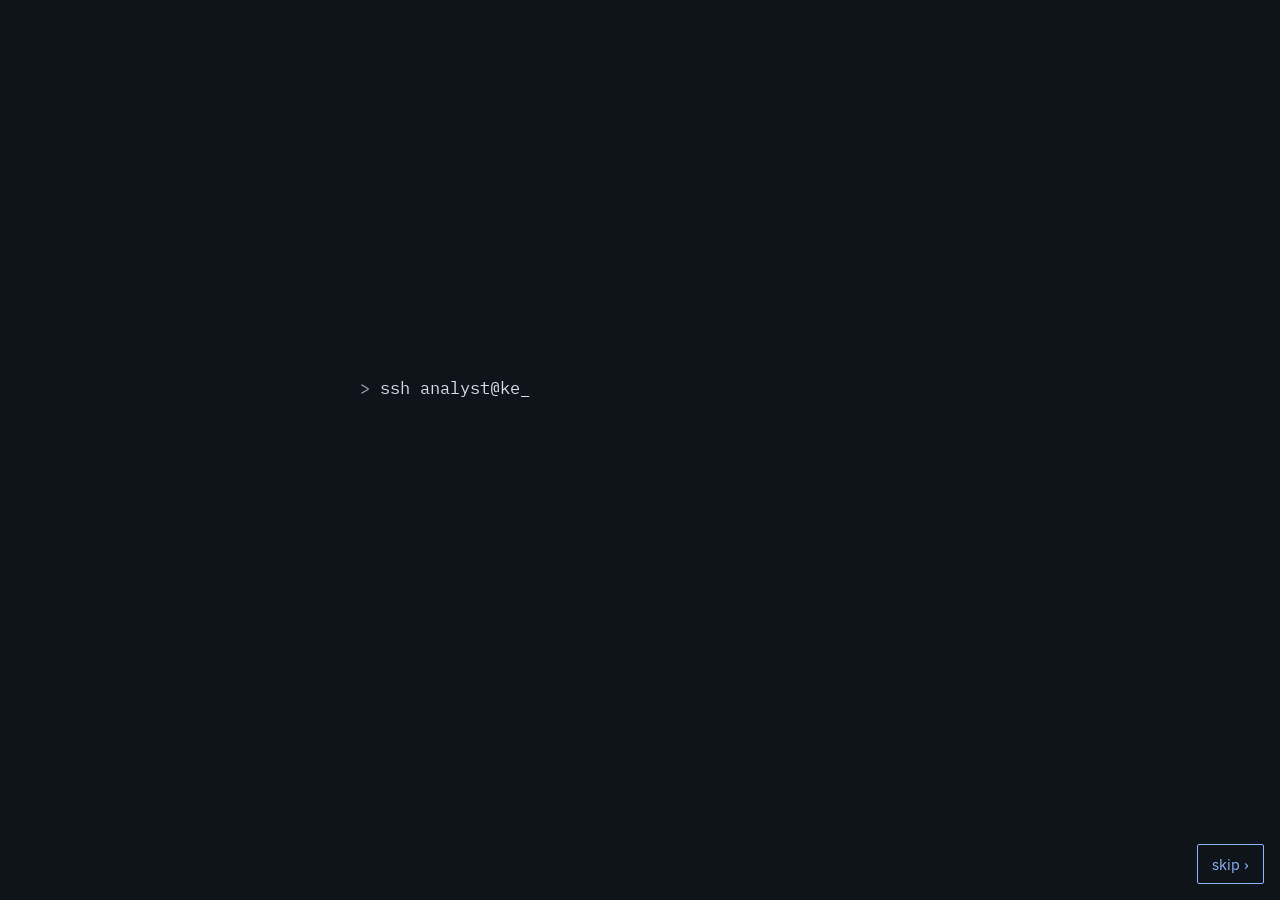
<file: public/index.html>
<!doctype html>
<html lang="en">
<head>
<meta charset="utf-8">
<meta name="viewport" content="width=device-width, initial-scale=1, viewport-fit=cover">
<meta name="theme-color" content="#0B0E12">
<meta name="color-scheme" content="dark light">
<meta name="description" content="Breach Escape by KEPT Academy: investigate real cyber breaches, then pick the controls that stop them.">
<meta name="apple-mobile-web-app-capable" content="yes">
<meta name="apple-mobile-web-app-status-bar-style" content="black">
<meta name="apple-mobile-web-app-title" content="Breach Escape">
<title>Breach Escape by KEPT Academy</title>
<link rel="manifest" href="manifest.webmanifest">
<link rel="icon" href="icons/favicon.svg" type="image/svg+xml">
<link rel="icon" href="icons/favicon-32.png" type="image/png" sizes="32x32">
<link rel="apple-touch-icon" href="icons/apple-touch-icon.png">
<script src="theme-init.js"></script>
<link rel="stylesheet" href="theme.css">
</head>
<body>
<main id="app" class="app case" aria-live="polite"></main>
<noscript><p class="noscript">Breach Escape needs JavaScript to run.</p></noscript>
<script src="levels.js"></script>
<script src="app.js"></script>
<script src="case.js"></script>
</body>
</html>
</file>
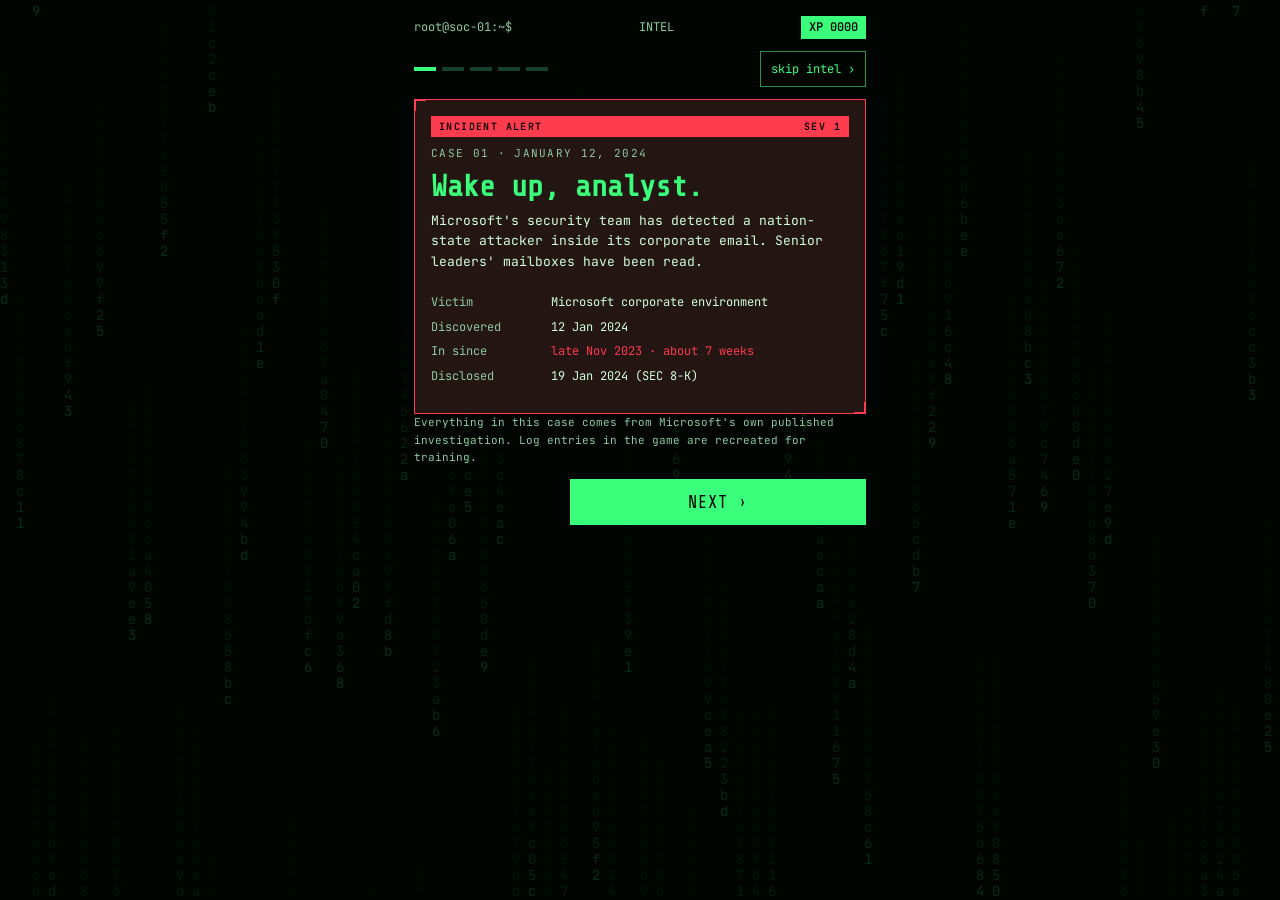
<file: docs/redesign/prototype-v2.html>
<!DOCTYPE html>
<html lang="en">
<head>
<meta charset="utf-8">
<meta name="viewport" content="width=device-width, initial-scale=1">
<title>Breach Escape — playable prototype</title>
<link rel="stylesheet" href="https://fonts.googleapis.com/css2?family=JetBrains+Mono:wght@400;600&family=Share+Tech+Mono&display=swap">
<style>
:root{
--bg:#010603;--panel:#04100A;--panel2:#071A0F;
--g:#39FF7A;--g2:#8BE3A6;--g3:#2F8F4E;--g4:#16402A;
--txt:#D2FFDD;--mute:#8FC9A2;
--red:#FF3B4E;--redbg:rgba(255,59,78,.13);--y:#FFD34D;--ybg:rgba(255,211,77,.10);
--s1:4px;--s2:8px;--s3:12px;--s4:16px;--s5:24px}
*{box-sizing:border-box}
html,body{margin:0;background:var(--bg);color:var(--txt);font-family:'JetBrains Mono',monospace;font-size:14px;line-height:1.55}
#rain{position:fixed;inset:0;z-index:0;opacity:.16;pointer-events:none}
#edge{position:fixed;inset:0;z-index:5;pointer-events:none;transition:box-shadow .2s}
#edge.on{box-shadow:inset 0 0 0 5px var(--red),inset 0 0 70px rgba(255,59,78,.5)}
main{position:relative;z-index:1;max-width:480px;margin:0 auto;padding:var(--s4) 14px 48px;min-height:100vh;display:flex;flex-direction:column;gap:var(--s3)}
section{display:flex;flex-direction:column;gap:var(--s3)}
.hidden{display:none!important}

/* type */
.eyebrow{font-size:11px;letter-spacing:.12em;text-transform:uppercase;color:var(--mute)}
.display{font-family:'Share Tech Mono',monospace;font-size:30px;line-height:1.08;color:var(--g);margin:0}
.h2{font-family:'Share Tech Mono',monospace;font-size:22px;line-height:1.15;color:var(--g);margin:0}
.h3{font-size:13px;font-weight:600;color:var(--txt);margin:0}
p{margin:0;font-size:13px;line-height:1.6}
.small{font-size:11px;color:var(--mute)}
a{color:var(--g)}

/* hud */
.hud{display:flex;justify-content:space-between;align-items:center;font-size:12px;color:var(--mute)}
.hud .xp{color:var(--bg);background:var(--g);padding:2px 8px;font-weight:600}
.dots{display:flex;gap:6px}.dots i{width:22px;height:4px;background:var(--g4)}.dots i.on{background:var(--g)}

/* panels */
.panel{position:relative;border:1px solid var(--g3);background:var(--panel);padding:var(--s4);display:flex;flex-direction:column;gap:var(--s2)}
.panel.hl{border-color:var(--g)}
.panel.danger{border-color:var(--red);background:linear-gradient(var(--redbg),var(--redbg)),var(--panel)}
.panel::before,.panel::after{content:"";position:absolute;width:10px;height:10px;border-color:var(--g)}
.panel::before{top:-1px;left:-1px;border-top:2px solid;border-left:2px solid}
.panel::after{bottom:-1px;right:-1px;border-bottom:2px solid;border-right:2px solid}
.panel.danger::before,.panel.danger::after{border-color:var(--red)}
.classbar{display:flex;justify-content:space-between;font-size:10px;letter-spacing:.14em;color:var(--bg);background:var(--red);padding:3px 8px;font-weight:600}

/* key-value + facts */
.kv{display:grid;grid-template-columns:110px minmax(0,1fr);gap:6px 10px;font-size:12px}
.kv dt{color:var(--mute)}.kv dd{margin:0;color:var(--txt)}
.fact{display:flex;gap:10px;align-items:flex-start;font-size:13px}
.fact svg{flex:none;margin-top:2px}
.pill{display:inline-block;font-size:10px;font-weight:600;padding:1px 6px;letter-spacing:.06em}
.pill.r{background:var(--red);color:#fff}.pill.g{background:var(--g);color:var(--bg)}.pill.y{background:var(--y);color:var(--bg)}.pill.o{border:1px solid var(--g3);color:var(--mute)}

/* timeline (briefing) */
.tl{display:flex;flex-direction:column;gap:0;border-left:1px solid var(--g3);margin-left:6px;padding-left:14px}
.tl div{position:relative;padding:4px 0 10px;font-size:12px}
.tl div::before{content:"";position:absolute;left:-19px;top:9px;width:9px;height:9px;background:var(--bg);border:1px solid var(--g)}
.tl div.r::before{border-color:var(--red);background:var(--red)}
.tl b{color:var(--g);font-weight:600;display:block;font-size:11px}

/* zone diagram */
.zone{border:1px dashed var(--g3);padding:10px;display:flex;flex-direction:column;gap:6px}
.zone .zt{font-size:10px;letter-spacing:.14em;color:var(--mute)}
.zone.test{border-color:var(--y)}.zone.test .zt{color:var(--y)}
.zone.corp{border-color:var(--g)}.zone.corp .zt{color:var(--g)}
.box{border:1px solid var(--g4);background:var(--panel2);padding:6px 8px;font-size:12px;display:flex;align-items:center;gap:8px}
.arrow{align-self:center;font-size:11px;color:var(--red);letter-spacing:.06em}

/* glossary */
.term{border:1px solid var(--g4);background:var(--panel2);padding:10px;display:flex;flex-direction:column;gap:4px}
.term .h3{color:var(--g)}

/* buttons */
button{font-family:inherit;cursor:pointer;min-height:46px;border-radius:0}
.btn{width:100%;font-family:'Share Tech Mono',monospace;font-size:17px;letter-spacing:.06em;background:var(--g);color:var(--bg);border:none;padding:13px}
.btn.red{background:var(--red);color:#fff}
.btn:disabled{opacity:.5}
.ghost{background:transparent;color:var(--g);border:1px solid var(--g3);padding:10px 12px;font-size:12px}
.row2{display:grid;grid-template-columns:1fr 2fr;gap:var(--s2)}
.actions{display:grid;grid-template-columns:1fr 1fr;gap:var(--s2)}

/* act 1 */
.slots{display:flex;flex-direction:column;gap:6px}
.slot{border:1px dashed var(--g4);padding:9px 10px;font-size:12px;color:var(--mute);display:flex;gap:8px;align-items:center;min-height:42px}
.slot .n{color:var(--g3);flex:none}
.slot.next{border-color:var(--g);color:var(--g2)}
.slot.filled{border:1px solid var(--g3);background:var(--panel2);color:var(--txt)}.slot.filled .n{color:var(--g)}
.slot.pz{border:1px solid var(--red);background:var(--redbg)}
.slot.pickable{cursor:pointer;border-color:var(--y)}
.slot .tag{margin-left:auto;flex:none}
.grid{display:grid;grid-template-columns:repeat(2,minmax(0,1fr));gap:var(--s2)}
.card{border:1px solid var(--g4);background:var(--panel);padding:10px;text-align:left;color:var(--txt);font-size:12px;display:flex;flex-direction:column;gap:6px;min-height:84px}
.card .src{display:flex;align-items:center;gap:6px;font-size:10px;letter-spacing:.08em;color:var(--mute);text-transform:uppercase}
.card.sel{border-color:var(--y);box-shadow:0 0 0 1px var(--y)}
.toast{align-self:center;font-size:12px;padding:6px 12px;font-weight:600;min-height:28px;text-align:center}
.toast.ok{background:var(--g);color:var(--bg)}.toast.bad{background:var(--red);color:#fff}
.shake{animation:shake .35s}@keyframes shake{20%,60%{transform:translateX(-6px)}40%,80%{transform:translateX(6px)}}

/* act 2 */
.log{border:1px solid var(--g4);background:var(--panel);padding:10px;font-size:11px;line-height:1.7;min-height:72px;max-height:170px;overflow:auto}
.log .r{color:var(--red)}.log .k{color:var(--g)}.log .y{color:var(--y)}
.node{border:1px solid var(--g4);background:var(--panel2);padding:8px 10px;font-size:12px;display:flex;flex-direction:column;gap:5px;transition:background .25s,border-color .25s}
.node .top{display:flex;justify-content:space-between;align-items:center;gap:8px}
.node .mt{font-size:10px;color:var(--mute)}
.node.breach{border:1px dashed var(--red);background:var(--redbg)}
.node.block{border:2px solid var(--g);background:rgba(57,255,122,.12)}
.node.active{border-color:var(--y)}
.chips{display:flex;flex-wrap:wrap;gap:4px}
.chip{font-size:10px;border:1px solid var(--g3);color:var(--g2);padding:2px 6px}
.chip.decoy{border-style:dashed;color:#A9C9B4}
.link{align-self:center;width:1px;height:10px;background:var(--g3)}
.deckh{display:flex;justify-content:space-between;align-items:center}
.deck{display:grid;grid-template-columns:repeat(2,minmax(0,1fr));gap:6px}
.ctl{border:1px solid var(--g4);background:var(--panel);color:var(--txt);padding:8px 9px;text-align:left;font-size:11px;display:flex;flex-direction:column;gap:4px}
.ctl .cost{color:var(--g);letter-spacing:1px}
.ctl .z{font-size:9px;letter-spacing:.1em;color:var(--mute)}
.ctl.on{border-color:var(--g);background:rgba(57,255,122,.14);color:#fff}
.meter{height:6px;background:var(--g4);overflow:hidden}.meter>div{height:100%;width:0;background:var(--g);transition:width .4s,background .4s}
.budget{display:flex;gap:2px}.budget i{width:10px;height:14px;background:var(--g)}.budget i.off{background:transparent;border:1px solid var(--g4)}

/* results */
.stats{display:grid;grid-template-columns:repeat(2,minmax(0,1fr));gap:var(--s2)}
.stat{border:1px solid var(--g4);background:var(--panel);padding:10px;display:flex;flex-direction:column;gap:2px}
.stat .v{font-family:'Share Tech Mono',monospace;font-size:24px;color:var(--g)}
.stars{display:flex;gap:8px;justify-content:center}
.stars svg{width:28px;height:28px}

.blink{animation:blink 1s steps(2) infinite}@keyframes blink{50%{opacity:0}}
.glitch{animation:glitch .4s}@keyframes glitch{25%{transform:translate(-2px,1px)}50%{transform:translate(2px,-1px)}75%{transform:translate(-1px,0)}}
@media (prefers-reduced-motion: reduce){.shake,.glitch,.blink{animation:none}#edge{transition:none}}
</style>
</head>
<body>
<canvas id="rain" aria-hidden="true"></canvas>
<div id="edge" aria-hidden="true"></div>
<main>
<div class="hud"><span>root@soc-01:~$</span><span id="act">INTEL</span><span class="xp">XP <span id="xp">0000</span></span></div>

<!-- ================= INTEL BRIEFING (5 pages) ================= -->
<section id="s-brief">
<div class="hud"><div class="dots" id="dots"><i class="on"></i><i></i><i></i><i></i><i></i></div><button class="ghost" id="skipBtn" style="min-height:36px;padding:6px 10px">skip intel ›</button></div>

<!-- 1 incident -->
<div class="bp" data-p="0">
<div class="panel danger">
<div class="classbar"><span>INCIDENT ALERT</span><span>SEV 1</span></div>
<div class="eyebrow">Case 01 · January 12, 2024</div>
<h1 class="display">Wake up, analyst.</h1>
<p>Microsoft's security team has detected a nation-state attacker inside its corporate email. Senior leaders' mailboxes have been read.</p>
<dl class="kv">
<dt>Victim</dt><dd>Microsoft corporate environment</dd>
<dt>Discovered</dt><dd>12 Jan 2024</dd>
<dt>In since</dt><dd class="r" style="color:var(--red)">late Nov 2023 · about 7 weeks</dd>
<dt>Disclosed</dt><dd>19 Jan 2024 (SEC 8-K)</dd>
</dl>
</div>
<p class="small">Everything in this case comes from Microsoft's own published investigation. Log entries in the game are recreated for training.</p>
</div>

<!-- 2 actor -->
<div class="bp hidden" data-p="1">
<div class="panel">
<div class="eyebrow">Threat actor profile</div>
<h2 class="h2">MIDNIGHT_BLIZZARD</h2>
<dl class="kv">
<dt>Sponsor</dt><dd>Russian state</dd>
<dt>Also tracked as</dt><dd>NOBELIUM · APT29 · UNC2452 · Cozy Bear</dd>
<dt>Goal</dt><dd>Espionage: quiet, long-term intelligence gathering</dd>
<dt>In this case</dt><dd>Stealthy: misused legitimate sign-ins and app permissions</dd>
</dl>
</div>
<div class="panel">
<div class="eyebrow">Why this matters to you</div>
<p>There is no virus to find. The attacker used normal sign-ins and normal app permissions. Your job is to spot legitimate features being misused, which is the hardest kind of attack to see.</p>
</div>
</div>

<!-- 3 what we know -->
<div class="bp hidden" data-p="2">
<div class="panel">
<div class="eyebrow">What we know</div>
<div class="fact"><svg width="16" height="16" viewBox="0 0 24 24" fill="none" stroke="#39FF7A" stroke-width="2" aria-hidden="true"><path d="M5 12l5 5L20 7"/></svg><span>Entry was a <b style="color:var(--y)">legacy, non-production test tenant</b> account with <b style="color:var(--red)">no MFA</b>.</span></div>
<div class="fact"><svg width="16" height="16" viewBox="0 0 24 24" fill="none" stroke="#39FF7A" stroke-width="2" aria-hidden="true"><path d="M5 12l5 5L20 7"/></svg><span>The attacker used <b>residential proxies</b> and a <b>low number of attempts</b> to avoid detection.</span></div>
<div class="fact"><svg width="16" height="16" viewBox="0 0 24 24" fill="none" stroke="#39FF7A" stroke-width="2" aria-hidden="true"><path d="M5 12l5 5L20 7"/></svg><span>A small percentage of corporate mailboxes were accessed, including <b>senior leadership, cybersecurity and legal</b>.</span></div>
<div class="fact"><svg width="16" height="16" viewBox="0 0 24 24" fill="none" stroke="#39FF7A" stroke-width="2" aria-hidden="true"><path d="M5 12l5 5L20 7"/></svg><span>They searched for information about <b>Midnight Blizzard itself</b>: what Microsoft knew about them.</span></div>
</div>
<div class="panel">
<div class="eyebrow">Incident timeline</div>
<div class="tl">
<div class="r"><b>LATE NOV 2023</b>Attacker gets in. Nobody notices.</div>
<div class="r"><b>NEXT ~7 WEEKS</b>Undetected access to corporate email.</div>
<div><b>12 JAN 2024</b>Security team detects the activity.</div>
<div><b>RESPONSE</b>Attacker's access investigated, disrupted and removed.</div>
<div><b>19 JAN 2024</b>Public disclosure.</div>
</div>
</div>
</div>

<!-- 4 how it's built -->
<div class="bp hidden" data-p="3">
<div class="panel">
<div class="eyebrow">The battlefield</div>
<p>Two separate Microsoft tenants. A forgotten test environment had a hidden bridge into the real one.</p>
<div class="box" style="border-color:var(--red)"><svg width="16" height="16" viewBox="0 0 24 24" fill="none" stroke="#FF3B4E" stroke-width="2" aria-hidden="true"><circle cx="12" cy="12" r="9"/><path d="M3 12h18M12 3a14 14 0 0 1 0 18M12 3a14 14 0 0 0 0 18"/></svg>Internet · residential proxies</div>
<div class="arrow">▼ password spray</div>
<div class="zone test"><span class="zt">LEGACY TEST TENANT</span>
<div class="box">Test account · no MFA</div>
<div class="box">Legacy-Test-App · elevated access</div>
</div>
<div class="arrow">▼ hidden bridge: app had access to the corporate tenant</div>
<div class="zone corp"><span class="zt">CORPORATE TENANT</span>
<div class="box">Entra ID · users, apps, consent</div>
<div class="box">Exchange Online · leadership mailboxes</div>
</div>
</div>
</div>

<!-- 5 concepts + mission -->
<div class="bp hidden" data-p="4">
<div class="panel">
<div class="eyebrow">Field glossary</div>
<div class="term"><span class="h3">Password spray</span><p>Try a few common passwords against many accounts, slowly, so no single account gets locked out.</p></div>
<div class="term"><span class="h3">OAuth app</span><p>An app registered in Entra ID that can act with its own permissions, without a user signing in.</p></div>
<div class="term"><span class="h3">Consent</span><p>Approval that lets an app use permissions. An admin's consent can unlock access across the company.</p></div>
<div class="term"><span class="h3">full_access_as_app</span><p>An Exchange Online app permission that allows access to mailboxes.</p></div>
</div>
<div class="panel hl">
<div class="eyebrow">Your mission</div>
<p><b style="color:var(--g)">Act 1 · Investigate:</b> put the evidence in order and find patient zero.</p>
<p><b style="color:var(--g)">Act 2 · Defend:</b> rewind to October 2023, deploy controls on a budget, and replay the real attack.</p>
<p class="small">Stars: stop it early, waste nothing on decoys, keep users happy.</p>
</div>
</div>

<div class="row2"><button class="ghost" id="backBtn">‹ back</button><button class="btn" id="nextBtn">NEXT ›</button></div>
</section>

<!-- ================= ACT 1 ================= -->
<section id="s-act1" class="hidden">
<div class="panel">
<div class="eyebrow">Act 1 · Investigate</div>
<h2 class="h2" id="a1title">Rebuild the timeline</h2>
<p id="a1help">Tap an evidence card, then add it to the timeline in the order it happened, or mark it as not related.</p>
</div>
<div class="slots" id="slots"></div>
<div class="toast" id="toast1"></div>
<div id="deckWrap" style="display:flex;flex-direction:column;gap:8px">
<div class="hud"><span>&gt; ls ./evidence</span><span id="left"></span></div>
<div class="grid" id="evid"></div>
<div class="actions"><button class="ghost" id="addBtn">+ add to timeline</button><button class="ghost" id="nrBtn">✕ not related</button></div>
</div>
<div id="a1done" class="hidden" style="display:flex;flex-direction:column;gap:12px">
<div class="panel danger"><div class="eyebrow" style="color:var(--red)">Case finding</div><p id="a1find"></p></div>
<button class="btn" id="toAct2">&gt; REWIND TO OCTOBER 2023</button>
</div>
</section>

<!-- ================= ACT 2 ================= -->
<section id="s-act2" class="hidden">
<div class="panel">
<div class="hud"><span class="eyebrow">Act 2 · Defend</span><span class="budget" id="budget"></span></div>
<h2 class="h2">Harden the tenant</h2>
<p>Deploy controls, then run the real attack against your build. You can't afford everything.</p>
<div class="hud"><span class="small">threat level</span><span class="small" id="threatTxt">idle</span></div>
<div class="meter"><div id="threat"></div></div>
</div>
<div id="map" style="display:flex;flex-direction:column;gap:8px"></div>
<div class="log" id="log"></div>
<div class="deckh"><span class="eyebrow">Control deck</span><span class="small">tap to deploy · <span id="bud">10</span> left</span></div>
<div class="deck" id="deck"></div>
<button class="btn red" id="runBtn">&gt; EXECUTE ATTACK_SIM</button>
</section>

<!-- ================= RESULTS ================= -->
<section id="s-res" class="hidden">
<div class="panel" id="rPanel" style="text-align:center;align-items:center">
<div class="eyebrow">Case 01 · Debrief</div>
<h1 class="display" id="rTitle"></h1>
<p id="rSub"></p>
<div class="stars" id="rStars"></div>
<span class="pill g" id="rRank"></span>
</div>
<div class="stats">
<div class="stat"><span class="small">mailboxes lost</span><span class="v" id="rMail"></span></div>
<div class="stat"><span class="small">budget used</span><span class="v" id="rBud"></span></div>
<div class="stat"><span class="small">user friction</span><span class="v" id="rFric"></span></div>
<div class="stat"><span class="small">decoys bought</span><span class="v" id="rDec"></span></div>
</div>
<div class="log" id="rTips"></div>
<button class="btn" id="retryBtn">&gt; TRY ANOTHER BUILD</button>
<button class="ghost" id="restartBtn" style="width:100%">./restart --case 01</button>
<p class="small">Source: <a href="https://www.microsoft.com/en-us/security/blog/2024/01/25/midnight-blizzard-guidance-for-responders-on-nation-state-attack/">Microsoft Security Blog, 25 Jan 2024</a>. Prototype · KEPT Academy.</p>
</section>
</main>

<script>
(function(){
const $=id=>document.getElementById(id);
const reduce=matchMedia('(prefers-reduced-motion: reduce)').matches;
let xp=0;
function addXP(n){xp=Math.max(0,xp+n);$('xp').textContent=String(xp).padStart(4,'0');}
function flash(){if(reduce)return;const e=$('edge');e.classList.add('on');setTimeout(()=>e.classList.remove('on'),450);}

/* rain */
const cv=$('rain'),cx=cv.getContext('2d');let cols=[],rainRed=false;
function size(){cv.width=innerWidth;cv.height=innerHeight;cols=Array(Math.ceil(cv.width/16)).fill(0).map(()=>Math.random()*cv.height/16|0);}
size();addEventListener('resize',size);
function rain(){cx.fillStyle='rgba(1,6,3,.2)';cx.fillRect(0,0,cv.width,cv.height);cx.font='14px JetBrains Mono, monospace';
cols.forEach((y,i)=>{cx.fillStyle=rainRed?'#FF3B4E':'#39FF7A';cx.fillText('0123456789abcdef'[Math.random()*16|0],i*16,y*16);cols[i]=(y*16>cv.height&&Math.random()>.97)?0:y+1;});}
if(!reduce)setInterval(rain,70);

function show(id,label){['s-brief','s-act1','s-act2','s-res'].forEach(s=>$(s).classList.add('hidden'));$(id).classList.remove('hidden');$('act').textContent=label;scrollTo(0,0);}

/* ===== INTEL ===== */
let page=0;const pages=[...document.querySelectorAll('.bp')];
function renderBrief(){pages.forEach((p,i)=>p.classList.toggle('hidden',i!==page));
[...$('dots').children].forEach((d,i)=>d.classList.toggle('on',i<=page));
$('backBtn').style.visibility=page?'visible':'hidden';
$('nextBtn').textContent=page===pages.length-1?'> OPEN THE EVIDENCE':'NEXT ›';scrollTo(0,0);}
$('nextBtn').onclick=()=>{if(page<pages.length-1){page++;renderBrief();}else startAct1();};
$('backBtn').onclick=()=>{if(page>0){page--;renderBrief();}};
$('skipBtn').onclick=startAct1;

/* ===== ACT 1 ===== */
const ICON={log:'<svg width="12" height="12" viewBox="0 0 24 24" fill="none" stroke="currentColor" stroke-width="2" aria-hidden="true"><path d="M4 6h16M4 12h16M4 18h10"/></svg>',
mail:'<svg width="12" height="12" viewBox="0 0 24 24" fill="none" stroke="currentColor" stroke-width="2" aria-hidden="true"><rect x="3" y="5" width="18" height="14"/><path d="M3 7l9 6 9-6"/></svg>',
alert:'<svg width="12" height="12" viewBox="0 0 24 24" fill="none" stroke="currentColor" stroke-width="2" aria-hidden="true"><path d="M12 3l10 18H2z"/><path d="M12 10v5M12 18v.5"/></svg>'};
const EVID=[
{id:'E1',src:'sign-in log',ic:'log',t:'412 accounts, 1–2 failed logins each, from many home IP addresses',order:1},
{id:'E2',src:'sign-in log',ic:'log',t:'Login success: svc-test (legacy test tenant), MFA not required',order:2},
{id:'E3',src:'audit log',ic:'log',t:'New credential added to Legacy-Test-App',order:3},
{id:'E4',src:'audit log',ic:'log',t:'2 new OAuth apps registered',order:4},
{id:'E5',src:'audit log',ic:'log',t:'New user created → consent granted to the new apps',order:5},
{id:'E6',src:'audit log',ic:'log',t:'App role assigned: full_access_as_app (Exchange Online)',order:6},
{id:'E7',src:'mail activity',ic:'mail',t:'App reading leadership, security and legal mailboxes',order:7},
{id:'D1',src:'defender alert',ic:'alert',t:'Malware detected on a marketing laptop',order:0},
{id:'D2',src:'sign-in log',ic:'log',t:'User locked out after forgetting her password',order:0}];
const HINTS={1:'Look for many accounts with very few attempts each.',2:'Which log shows the first time they actually got in?',3:'Once inside the test tenant, what did they take over?',4:'Next they built their own tools.',5:'Someone had to approve those new apps.',6:'Which permission unlocks the mailboxes?',7:'The goal: email.'};
let next=1,sel=null,placed=[],phase='order';
function shuffle(a){for(let i=a.length-1;i>0;i--){const j=Math.random()*(i+1)|0;[a[i],a[j]]=[a[j],a[i]];}return a;}
function renderSlots(){const s=$('slots');s.innerHTML='';
for(let i=1;i<=7;i++){const e=placed[i-1];const d=document.createElement('div');
d.className='slot'+(e?' filled':'')+(!e&&i===next&&phase==='order'?' next':'');
d.innerHTML='<span class="n">'+String(i).padStart(2,'0')+'</span><span>'+(e?e.t:(i===next&&phase==='order'?'awaiting evidence<span class="blink">_</span>':'—'))+'</span>';
if(e&&phase==='pz'){d.classList.add('pickable');d.setAttribute('role','button');d.tabIndex=0;d.onclick=()=>pickPZ(e);d.onkeydown=ev=>{if(ev.key==='Enter')pickPZ(e);};}
if(e&&e.pz){d.classList.add('pz');d.insertAdjacentHTML('beforeend','<span class="tag pill r">PATIENT ZERO</span>');}
s.appendChild(d);}}
function renderDeck(){const g=$('evid');g.innerHTML='';
EVID.forEach(e=>{if(e.done)return;const b=document.createElement('button');b.className='card'+(sel===e?' sel':'');
b.innerHTML='<span class="src">'+ICON[e.ic]+e.src+'</span><span>'+e.t+'</span>';b.onclick=()=>{sel=e;renderDeck();};g.appendChild(b);});
$('left').textContent=EVID.filter(e=>!e.done).length+' left';}
function toast(msg,ok){const t=$('toast1');t.textContent=msg;t.className='toast '+(ok?'ok':'bad');}
function wrong(msg){toast(msg,false);addXP(-20);flash();const s=$('slots');s.classList.remove('shake');void s.offsetWidth;s.classList.add('shake');}
$('addBtn').onclick=()=>{if(!sel){toast('Select an evidence card first',false);return;}
if(sel.order===next){sel.done=true;placed.push(sel);next++;addXP(50);toast('+50 XP · sequence valid',true);sel=null;afterMove();}
else if(sel.order===0)wrong('−20 · not part of this attack');
else wrong('−20 · wrong order. Hint: '+HINTS[next]);};
$('nrBtn').onclick=()=>{if(!sel){toast('Select an evidence card first',false);return;}
if(sel.order===0){sel.done=true;addXP(30);toast('+30 XP · red herring dismissed',true);sel=null;afterMove();}
else wrong('−20 · this one matters. Look again.');};
function afterMove(){renderSlots();renderDeck();
if(EVID.every(e=>e.done)){phase='pz';$('deckWrap').classList.add('hidden');$('a1title').textContent='Find patient zero';
$('a1help').textContent='Tap the timeline entry that shows the first successful access.';renderSlots();}}
function pickPZ(e){if(phase!=='pz')return;
if(e.id==='E2'){e.pz=true;phase='done';addXP(100);toast('+100 XP · patient zero identified',true);renderSlots();
$('a1title').textContent='Timeline rebuilt';$('a1help').textContent='Seven steps from a forgotten test account to the CEO\'s inbox.';
$('a1find').textContent='Patient zero was svc-test, a legacy test tenant account with no MFA. The spray used only 1–2 tries per account, so lockouts never fired. From there, an over-privileged test app became the bridge into the corporate tenant.';
$('a1done').classList.remove('hidden');}
else wrong('−20 · that is not the first successful access');}
function startAct1(){shuffle(EVID);renderSlots();renderDeck();show('s-act1','ACT 1');}

/* ===== ACT 2 ===== */
const ZONES=[{id:'out',name:'OUTSIDE',cls:''},{id:'test',name:'LEGACY TEST TENANT',cls:'test'},{id:'corp',name:'CORPORATE TENANT',cls:'corp'}];
const STAGES=[
{n:1,z:'out',name:'Residential proxy swarm',mitre:'T1090'},
{n:2,z:'test',name:'Password spray on test account',mitre:'T1110.003'},
{n:3,z:'test',name:'Take over Legacy-Test-App',mitre:'T1078.004'},
{n:4,z:'corp',name:'Register malicious OAuth apps',mitre:'T1098.003'},
{n:5,z:'corp',name:'New user · consent to apps',mitre:'T1136.003'},
{n:6,z:'corp',name:'Grant full_access_as_app',mitre:'T1098.003'},
{n:7,z:'corp',name:'Read leadership mailboxes',mitre:'T1114.002'}];
const CTL=[
{id:'mfa',name:'MFA on all accounts',cost:2,stage:2,fx:'block',fr:0,why:'Spray found the password, but MFA stopped the login.'},
{id:'decom',name:'Decommission test tenant',cost:2,stage:2,fx:'block',fr:1,why:'No forgotten test tenant, no target.'},
{id:'idp',name:'ID Protection risk policy',cost:3,stage:2,fx:'detect',fr:1,why:'Risky sign-in flagged. SOC alerted early.'},
{id:'least',name:'Least privilege for apps',cost:2,stage:6,fx:'block',fr:0,why:'Test app had no right to grant mailbox access.'},
{id:'consent',name:'Admin consent only',cost:2,stage:5,fx:'block',fr:1,why:'Consent needed approval. Apps never authorized.'},
{id:'pim',name:'PIM, no standing admin',cost:3,stage:5,fx:'detect',fr:1,why:'Privilege activation triggered an alert.'},
{id:'appgov',name:'OAuth app governance',cost:3,stage:4,fx:'detect',fr:0,why:'New high-privilege apps raised an alert.'},
{id:'rbac',name:'Scope app mailbox access',cost:2,stage:7,fx:'limit',fr:0,why:'App could reach only the mailboxes it was scoped to.'},
{id:'ews',name:'Alert on unusual EWS access',cost:2,stage:7,fx:'detect',fr:0,why:'Mass mailbox reading by an app detected.'},
{id:'lock',name:'Lockout after 3 tries',cost:1,stage:2,fx:'decoy',fr:1,why:'Spray used only 1–2 tries per account. Lockout never fired.'},
{id:'geo',name:'Geo-block Russia',cost:1,stage:1,fx:'decoy',fr:0,why:'Residential proxies looked like normal local traffic.'},
{id:'pwd',name:'Password change every 30 days',cost:1,stage:2,fx:'decoy',fr:1,why:'Spray targets common passwords, not old ones.'},
{id:'av',name:'Endpoint antivirus upgrade',cost:2,stage:3,fx:'decoy',fr:0,why:'No malware involved. All cloud identity.'},
{id:'fw',name:'Perimeter firewall rule',cost:2,stage:1,fx:'decoy',fr:0,why:'No network perimeter crossed. All cloud sign-ins.'}];
let on=new Set(),running=false;
const stageZone=n=>STAGES.find(s=>s.n===n).z;
function spent(){let s=0;on.forEach(id=>s+=CTL.find(c=>c.id===id).cost);return s;}
function renderBudget(){const b=$('budget');b.innerHTML='';for(let i=0;i<10;i++)b.insertAdjacentHTML('beforeend','<i class="'+(i<10-spent()?'':'off')+'"></i>');$('bud').textContent=10-spent();}
function renderMap(){const m=$('map');m.innerHTML='';
ZONES.forEach((z,zi)=>{const wrap=document.createElement('div');wrap.className='zone '+z.cls;wrap.innerHTML='<span class="zt">'+z.name+'</span>';
STAGES.filter(s=>s.z===z.id).forEach((s,i,arr)=>{const d=document.createElement('div');d.className='node';d.id='node'+s.n;
const chips=CTL.filter(c=>c.stage===s.n&&on.has(c.id)).map(c=>'<span class="chip'+(c.fx==='decoy'?' decoy':'')+'">'+c.name+'</span>').join('');
d.innerHTML='<div class="top"><span>'+s.n+' · '+s.name+'</span><span class="mt">'+s.mitre+'</span></div>'+(chips?'<div class="chips">'+chips+'</div>':'');
wrap.appendChild(d);if(i<arr.length-1)wrap.insertAdjacentHTML('beforeend','<div class="link"></div>');});
m.appendChild(wrap);
if(zi===1)m.insertAdjacentHTML('beforeend','<div class="arrow">▼ hidden bridge into the corporate tenant</div>');
else if(zi===0)m.insertAdjacentHTML('beforeend','<div class="arrow">▼ password spray</div>');});}
function renderCtl(){const k=$('deck');k.innerHTML='';
CTL.forEach(c=>{const b=document.createElement('button');b.className='ctl'+(on.has(c.id)?' on':'');b.setAttribute('aria-pressed',on.has(c.id));
b.innerHTML='<span class="z">'+ZONES.find(z=>z.id===stageZone(c.stage)).name.replace('LEGACY ','')+'</span><span>'+(on.has(c.id)?'✓ ':'')+c.name+'</span><span class="cost">'+'█'.repeat(c.cost)+'</span>';
b.onclick=()=>{if(running)return;if(on.has(c.id))on.delete(c.id);else{if(spent()+c.cost>10){log('<span class="r">[!] over budget: remove a control first</span>');flash();return;}on.add(c.id);}
renderBudget();renderCtl();renderMap();};k.appendChild(b);});renderBudget();}
function log(h){const t=$('log');t.insertAdjacentHTML('beforeend','<div>'+h+'</div>');t.scrollTop=t.scrollHeight;}
function threat(p){const d=$('threat');d.style.width=p+'%';d.style.background=p>66?'var(--red)':p>33?'var(--y)':'var(--g)';$('threatTxt').textContent=p>66?'CRITICAL':p>33?'ELEVATED':p?'LOW':'idle';}
const wait=ms=>new Promise(r=>setTimeout(r,reduce?60:ms));
function resetAct2(){$('log').innerHTML='<div>&gt; deploy controls, then execute<span class="blink">_</span></div>';renderMap();renderCtl();threat(0);}
$('runBtn').onclick=async()=>{if(running)return;running=true;$('runBtn').disabled=true;
$('log').innerHTML='';renderMap();log('<span class="k">&gt;</span> executing attack_sim :: midnight_blizzard');
$('map').scrollIntoView({behavior:reduce?'auto':'smooth'});
let blocked=0,detected=false,limited=false;
for(const s of STAGES){const node=$('node'+s.n);node.classList.add('active');await wait(700);
const here=CTL.filter(c=>c.stage===s.n&&on.has(c.id));
here.filter(c=>c.fx==='decoy').forEach(c=>log('<span class="y">[~] '+c.name+':</span> no effect. '+c.why));
const det=here.find(c=>c.fx==='detect');if(det){detected=true;log('<span class="k">[+] detected:</span> '+det.why);}
const lim=here.find(c=>c.fx==='limit');if(lim){limited=true;log('<span class="k">[+] limited:</span> '+lim.why);}
const blk=here.find(c=>c.fx==='block');node.classList.remove('active');
if(blk){node.classList.add('block');node.querySelector('.top').insertAdjacentHTML('beforeend','<span class="pill g">✓ BLOCKED</span>');
log('<span class="k">[✓] blocked at stage '+s.n+':</span> '+blk.why);blocked=s.n;rainRed=false;threat(Math.round(s.n/7*50));break;}
node.classList.add('breach');node.querySelector('.top').insertAdjacentHTML('beforeend','<span class="pill r">✕ BREACHED</span>');
if(s.n>1){log('<span class="r">[!!] intrusion · stage '+s.n+' · '+s.name+'</span>');flash();node.classList.add('glitch');rainRed=true;}
threat(Math.round(s.n/7*100));}
await wait(1000);rainRed=false;showResults(blocked,detected,limited);running=false;$('runBtn').disabled=false;};

const STAR='<svg viewBox="0 0 24 24" fill="FILL" stroke="STROKE" stroke-width="1.5" stroke-linejoin="round" role="img" aria-label="LBL"><path d="M12 3l2.7 5.6 6.1.9-4.4 4.3 1 6.1L12 17l-5.4 2.9 1-6.1-4.4-4.3 6.1-.9z"/></svg>';
function showResults(blocked,detected,limited){
let mail,stars,title,sub;
if(blocked){mail='0';stars=blocked<=2?3:2;title='Breach stopped';sub='Attack chain broken at stage '+blocked+' of 7.';}
else if(detected||limited){mail=detected&&limited?'FEW':'SOME';stars=1;title='Breach contained';sub='They reached the mailboxes, but you '+(detected?'caught them early.':'limited the damage.');}
else{mail='MANY';stars=0;title='Breach succeeded';sub='Like the real incident: weeks of mailbox access before anyone noticed.';}
const dec=[...on].filter(id=>CTL.find(c=>c.id===id).fx==='decoy').length;
let fr=0;on.forEach(id=>fr+=CTL.find(c=>c.id===id).fr);
addXP(stars*150);
$('rPanel').className='panel'+(stars?' hl':' danger');
$('rTitle').textContent=title;$('rTitle').style.color=stars?'var(--g)':'var(--red)';$('rSub').textContent=sub;
let h='';for(let i=0;i<3;i++)h+=i<stars?STAR.replace('FILL','#39FF7A').replace('STROKE','#39FF7A').replace('LBL','Star earned'):STAR.replace('FILL','none').replace('STROKE','#2F8F4E').replace('LBL','Star not earned');
$('rStars').innerHTML=h;
$('rRank').textContent='CLEARANCE · '+['INTERN','ANALYST','ENGINEER','ARCHITECT'][stars];$('rRank').className='pill '+(stars?'g':'r');
$('rMail').textContent=mail;$('rMail').style.color=mail==='0'?'var(--g)':'var(--red)';
$('rBud').textContent=String(spent()).padStart(2,'0')+'/10';
$('rFric').textContent=fr<=1?'LOW':fr<=3?'MED':'HIGH';
$('rDec').textContent=String(dec).padStart(2,'0');$('rDec').style.color=dec?'var(--y)':'var(--g)';
const tips=[];
if(stars<3)tips.push('<span class="k">&gt;</span> For 3 stars, stop it at stage 2. One control on the test account keeps them out.');
if(dec)tips.push('<span class="y">&gt;</span> '+dec+' decoy(s) cost budget but did nothing against this attack.');
if(fr>3)tips.push('<span class="y">&gt;</span> High friction: users will push back. Find a lighter build.');
tips.push('<span class="k">&gt;</span> Microsoft\'s published guidance focused on MFA, auditing and least privilege for OAuth apps, and monitoring app consent and mailbox access.');
$('rTips').innerHTML=tips.map(t=>'<div>'+t+'</div>').join('');
show('s-res','DEBRIEF');}

$('toAct2').onclick=()=>{resetAct2();show('s-act2','ACT 2');};
$('retryBtn').onclick=()=>{resetAct2();show('s-act2','ACT 2');};
$('restartBtn').onclick=()=>{xp=0;addXP(0);next=1;sel=null;placed=[];phase='order';EVID.forEach(e=>{e.done=false;e.pz=false;});on.clear();
$('deckWrap').classList.remove('hidden');$('a1done').classList.add('hidden');$('a1title').textContent='Rebuild the timeline';
$('a1help').textContent='Tap an evidence card, then add it to the timeline in the order it happened, or mark it as not related.';$('toast1').textContent='';$('toast1').className='toast';
page=0;renderBrief();show('s-brief','INTEL');};
renderBrief();
})();
</script>
</body>
</html>
</file>
<file: public/theme.css>
/* Breach Escape theme, design D "Modern + KEPT signature": one stylesheet for every screen.
   ONE token set per colour theme on <html data-theme="dark|light"> (set before first paint by theme-init.js; without JS the
   device setting decides through the media query). The case colour (<html data-case="green|amber|violet">) is an accent
   only: the 3px top stripe, the case marker in the breadcrumb and the map cards. It is never a status and never a screen.
   Status colours are fixed in every case: blocked, breached, attempted (also PROMPTED), impact, not reached (muted).
   Terminal surfaces (.c-tsurf: replay log, evidence log previews, splash) stay dark in both themes.
   Fonts are self-hosted (fonts/, SIL OFL): IBM Plex Sans for UI text, IBM Plex Mono for data. No outside requests. */
:root,:root[data-theme="dark"]{
  --bg:#0B0E12; --panel:#11161C; --raised:#1A222C; --line:#263040;
  --text:#E8EDF2; --muted:#93A1B0; --accent:#8DB7FF; --on-accent:#0B0E12;
  --sel-bg:rgba(141,183,255,.12);
  --ok:#4CC38A; --ok-bg:#123024; --bad:#FF6B6B; --bad-bg:#3A1618;
  --warn:#F2B84B; --warn-bg:#33270C; --imp:#C9D3DD; --imp-bg:#222B36;
  --term:#080A0D; --term-text:#D7DEE6;
  --case:var(--accent);
  color-scheme:dark;
}
@media (prefers-color-scheme: light){
  :root:not([data-theme="dark"]){
    --bg:#F4F6F8; --panel:#FFFFFF; --raised:#EDF1F5; --line:#CBD3DC;
    --text:#12161C; --muted:#4F5B67; --accent:#2B64C8; --on-accent:#FFFFFF;
    --sel-bg:rgba(43,100,200,.09);
    --ok:#107B4C; --ok-bg:#DDF5E8; --bad:#C8252E; --bad-bg:#FDE7E8;
    --warn:#8A5A00; --warn-bg:#FBF0D4; --imp:#3A4550; --imp-bg:#E6EBF0;
    --term:#0F141A; --term-text:#D7DEE6;
    color-scheme:light;
  }
}
:root[data-theme="light"]{
  --bg:#F4F6F8; --panel:#FFFFFF; --raised:#EDF1F5; --line:#CBD3DC;
  --text:#12161C; --muted:#4F5B67; --accent:#2B64C8; --on-accent:#FFFFFF;
  --sel-bg:rgba(43,100,200,.09);
  --ok:#107B4C; --ok-bg:#DDF5E8; --bad:#C8252E; --bad-bg:#FDE7E8;
  --warn:#8A5A00; --warn-bg:#FBF0D4; --imp:#3A4550; --imp-bg:#E6EBF0;
  --term:#0F141A; --term-text:#D7DEE6;
  color-scheme:light;
}
/* Case colour: accent only (stripe, breadcrumb marker, map cards). */
:root[data-case="green"]{--case:#3DD68C} :root[data-case="amber"]{--case:#FFA630} :root[data-case="violet"]{--case:#B98CFF}
:root[data-theme="light"][data-case="green"]{--case:#17955F} :root[data-theme="light"][data-case="amber"]{--case:#C97A00} :root[data-theme="light"][data-case="violet"]{--case:#7A4FD8}
.c-cc-green{--cc:#3DD68C} .c-cc-amber{--cc:#FFA630} .c-cc-violet{--cc:#B98CFF}
:root[data-theme="light"] .c-cc-green{--cc:#17955F} :root[data-theme="light"] .c-cc-amber{--cc:#C97A00} :root[data-theme="light"] .c-cc-violet{--cc:#7A4FD8}
/* Terminal surfaces: dark in both themes, with the dark status colours. */
.c-tsurf{
  --bg:var(--term); --panel:var(--term); --raised:#151B22; --line:#263040;
  --text:var(--term-text); --muted:#9AA7B4; --accent:#8DB7FF; --on-accent:#0B0E12; --sel-bg:rgba(141,183,255,.12);
  --ok:#4CC38A; --ok-bg:#123024; --bad:#FF6B6B; --bad-bg:#3A1618;
  --warn:#F2B84B; --warn-bg:#33270C; --imp:#C9D3DD; --imp-bg:#222B36;
  background:var(--term); color:var(--term-text); color-scheme:dark;
}
/* Self-hosted IBM Plex (fonts/OFL.txt): Sans 400/500/600 for UI text, Mono 400/500/600 for data. Latin subset; other glyphs
   (arrows, stars, check marks) fall back to the system font. */
@font-face{font-family:"IBM Plex Sans";font-style:normal;font-weight:400;font-display:swap;src:url(fonts/ibm-plex-sans-latin-400-normal.woff2) format("woff2");
  unicode-range:U+0000-00FF,U+0131,U+0152-0153,U+02BB-02BC,U+02C6,U+02DA,U+02DC,U+0304,U+0308,U+0329,U+2000-206F,U+20AC,U+2122,U+2191,U+2193,U+2212,U+2215,U+FEFF,U+FFFD}
@font-face{font-family:"IBM Plex Sans";font-style:normal;font-weight:500;font-display:swap;src:url(fonts/ibm-plex-sans-latin-500-normal.woff2) format("woff2");
  unicode-range:U+0000-00FF,U+0131,U+0152-0153,U+02BB-02BC,U+02C6,U+02DA,U+02DC,U+0304,U+0308,U+0329,U+2000-206F,U+20AC,U+2122,U+2191,U+2193,U+2212,U+2215,U+FEFF,U+FFFD}
@font-face{font-family:"IBM Plex Sans";font-style:normal;font-weight:600;font-display:swap;src:url(fonts/ibm-plex-sans-latin-600-normal.woff2) format("woff2");
  unicode-range:U+0000-00FF,U+0131,U+0152-0153,U+02BB-02BC,U+02C6,U+02DA,U+02DC,U+0304,U+0308,U+0329,U+2000-206F,U+20AC,U+2122,U+2191,U+2193,U+2212,U+2215,U+FEFF,U+FFFD}
@font-face{font-family:"IBM Plex Mono";font-style:normal;font-weight:400;font-display:swap;src:url(fonts/ibm-plex-mono-latin-400-normal.woff2) format("woff2");
  unicode-range:U+0000-00FF,U+0131,U+0152-0153,U+02BB-02BC,U+02C6,U+02DA,U+02DC,U+0304,U+0308,U+0329,U+2000-206F,U+20AC,U+2122,U+2191,U+2193,U+2212,U+2215,U+FEFF,U+FFFD}
@font-face{font-family:"IBM Plex Mono";font-style:normal;font-weight:500;font-display:swap;src:url(fonts/ibm-plex-mono-latin-500-normal.woff2) format("woff2");
  unicode-range:U+0000-00FF,U+0131,U+0152-0153,U+02BB-02BC,U+02C6,U+02DA,U+02DC,U+0304,U+0308,U+0329,U+2000-206F,U+20AC,U+2122,U+2191,U+2193,U+2212,U+2215,U+FEFF,U+FFFD}
@font-face{font-family:"IBM Plex Mono";font-style:normal;font-weight:600;font-display:swap;src:url(fonts/ibm-plex-mono-latin-600-normal.woff2) format("woff2");
  unicode-range:U+0000-00FF,U+0131,U+0152-0153,U+02BB-02BC,U+02C6,U+02DA,U+02DC,U+0304,U+0308,U+0329,U+2000-206F,U+20AC,U+2122,U+2191,U+2193,U+2212,U+2215,U+FEFF,U+FFFD}
:root{
  --mono:"IBM Plex Mono", ui-monospace, "SF Mono", Menlo, Consolas, "Liberation Mono", monospace;
  --sans:"IBM Plex Sans", system-ui, -apple-system, "Segoe UI", Roboto, Helvetica, Arial, sans-serif;
  /* Desktop type minimums (round 14): 0 on phones and tablets, so their sizes are unchanged. Every font size is in rem;
     at 1024px+ the root grows to 18px and these floors apply: labels 13px, body text 16px. */
  --fs-l:0px; --fs-b:0px;
}
@media (min-width: 1024px){
  html{font-size:18px}
  :root{--fs-l:13px; --fs-b:16px}
}
*{box-sizing:border-box}
html,body{margin:0;height:100%}
body{background:var(--bg);color:var(--text);font-family:var(--sans);-webkit-font-smoothing:antialiased;overflow-x:hidden}
button{font:inherit;color:inherit;cursor:pointer}
.noscript{padding:24px;color:var(--text)}
.app{position:relative;z-index:1;margin:0 auto;min-height:100vh;min-height:100dvh;display:flex;flex-direction:column;
  padding-top:calc(18px + env(safe-area-inset-top))}
.app.case{
  max-width:640px; gap:12px; color:var(--text); font-family:var(--sans); font-size:max(0.875rem,var(--fs-b)); line-height:1.55;
  padding-left:14px; padding-right:14px; padding-bottom:calc(48px + env(safe-area-inset-bottom));
}
.c-edge{position:fixed;inset:0;z-index:5;pointer-events:none;transition:box-shadow .2s}
.c-edge.on{box-shadow:inset 0 0 0 4px var(--bad)}
/* case colour: a 3px stripe along the top of every screen */
body::before{content:"";position:fixed;top:0;left:0;right:0;height:3px;background:var(--case);z-index:30;pointer-events:none}

.case [hidden]{display:none!important}
.case .c-invisible{visibility:hidden}
.case p{margin:0;font-size:max(0.8125rem,var(--fs-b));line-height:1.6}
.case a{color:var(--accent)}
.case button{font-family:var(--sans);border-radius:2px;min-height:46px}
.case button:focus-visible{outline:2px solid var(--accent);outline-offset:2px}
.case b{font-weight:600}
.c-stack{display:flex;flex-direction:column;gap:12px}

/* type */
.c-eyebrow{font-size:max(0.75rem,var(--fs-l));font-weight:500;letter-spacing:0;color:var(--muted)}
.c-display{font-size:1.875rem;line-height:1.08;color:var(--text);margin:0;font-weight:600;letter-spacing:-.01em}
.c-h2{font-size:1.375rem;line-height:1.15;color:var(--text);margin:0;font-weight:600}
.c-h3{font-size:0.8125rem;font-weight:600;color:var(--text)}
.c-small{font-size:max(0.6875rem,var(--fs-l));color:var(--muted)}
.case p.c-small{font-size:max(0.6875rem,var(--fs-l))}
.t-red{color:var(--bad)} .t-y{color:var(--warn)} .t-g{color:var(--accent)} .t-b{color:var(--text)}
.c-blink{animation:c-blink 1s steps(2) infinite}@keyframes c-blink{50%{opacity:0}}

/* hud */
.c-hud{display:flex;justify-content:space-between;align-items:center;gap:8px;font-size:max(0.75rem,var(--fs-l));color:var(--muted)}
.c-tagb{color:var(--imp);background:var(--imp-bg);padding:1px 8px;font-weight:600;letter-spacing:.04em;white-space:nowrap}
.c-xp{color:var(--on-accent);background:var(--accent);padding:2px 8px;font-weight:600;white-space:nowrap}
.c-act{letter-spacing:0}
.case .c-skip{min-height:36px;padding:6px 10px}
.c-dots{display:flex;gap:6px}.c-dots i{width:22px;height:4px;background:var(--line)}.c-dots i.on{background:var(--accent)}

/* panels */
.c-panel{position:relative;border:1px solid var(--line);background:var(--panel);padding:16px;display:flex;flex-direction:column;gap:8px}
.c-panel.hl{border-color:var(--accent)}
.c-panel.danger{border-color:var(--bad)}
.c-classbar{display:flex;justify-content:space-between;font-size:max(0.625rem,var(--fs-l));letter-spacing:.14em;color:var(--bad);background:var(--bad-bg);padding:3px 8px;font-weight:600}

.c-kv{display:grid;grid-template-columns:110px minmax(0,1fr);gap:6px 10px;font-size:max(0.75rem,var(--fs-b));margin:0}
.c-kv dt{color:var(--muted)}.c-kv dd{margin:0}
.c-fact{display:flex;gap:10px;align-items:flex-start;font-size:max(0.8125rem,var(--fs-b))}
.c-fact svg{flex:none;margin-top:2px}
.c-ok{color:var(--accent)}
.c-pill{display:inline-block;font-size:max(0.625rem,var(--fs-l));font-weight:600;padding:1px 6px;letter-spacing:.06em;white-space:nowrap}
.c-pill.r{background:var(--bad-bg);color:var(--bad)}.c-pill.g{background:var(--ok-bg);color:var(--ok)}.c-pill.o{background:var(--imp-bg);color:var(--imp)}
.c-pill.m{border:1px solid var(--line);color:var(--muted)}

.c-tl{display:flex;flex-direction:column;border-left:1px solid var(--line);margin-left:6px;padding-left:14px}
.c-tl div{position:relative;padding:4px 0 10px;font-size:max(0.75rem,var(--fs-b))}
.c-tl div::before{content:"";position:absolute;left:-19px;top:9px;width:9px;height:9px;background:var(--bg);border:1px solid var(--accent)}
.c-tl div.t-red{color:var(--text)}
.c-tl div.t-red::before{border-color:var(--bad);background:var(--bad)}
.c-tl b{color:var(--accent);display:block;font-size:max(0.6875rem,var(--fs-l))}

.c-zone{border:1px dashed var(--line);padding:10px;display:flex;flex-direction:column;gap:6px}
.c-zt{font-size:max(0.6875rem,var(--fs-l));letter-spacing:0;color:var(--muted)}
.c-zone.t-y{border-color:var(--warn)}.c-zone.t-y .c-zt{color:var(--warn)}
.c-zone.t-g{border-color:var(--accent)}.c-zone.t-g .c-zt{color:var(--accent)}
.c-zone{color:var(--text)}
.c-box{border:1px solid var(--line);background:var(--raised);padding:6px 8px;font-size:max(0.75rem,var(--fs-b));display:flex;align-items:center;gap:8px;color:var(--text)}
.c-box.t-red{border-color:var(--bad)}.c-box.t-red svg{color:var(--bad)}
.c-arrow{align-self:center;font-size:max(0.6875rem,var(--fs-l));color:var(--bad);letter-spacing:.06em;text-align:center}
.c-term{border:1px solid var(--line);background:var(--raised);padding:10px;display:flex;flex-direction:column;gap:4px}

/* glossary terms inside text (span.term from app.js termify) */
.case .term{color:inherit;border-bottom:1px dotted var(--accent);cursor:help;background:none;padding:0}
.case .term:focus-visible{outline:2px solid var(--accent)}
.c-def{border:1px solid var(--accent);background:var(--raised);padding:10px;font-size:max(0.75rem,var(--fs-b));display:flex;flex-direction:column;gap:4px;cursor:pointer}
.c-def-k{color:var(--accent)}

/* buttons */
.case .c-btn{width:100%;font-size:max(1.0625rem,var(--fs-l));letter-spacing:0;background:var(--accent);color:var(--on-accent);border:1px solid var(--accent);padding:13px;font-weight:600}
.case .c-btn:disabled{background:var(--raised);border-color:var(--line);color:var(--muted);cursor:not-allowed}
.case .c-ghost{background:transparent;color:var(--accent);border:1px solid var(--line);padding:10px 12px;font-size:max(0.75rem,var(--fs-l))}
.case .c-ghost:disabled{color:var(--muted);border-color:var(--line);cursor:default}
.case .c-wide{width:100%}
.c-row2{display:grid;grid-template-columns:1fr 2fr;gap:8px}
.c-actions{display:grid;grid-template-columns:1fr 1fr;gap:8px}

/* act 1: timeline slots */
.c-slots{list-style:none;margin:0;padding:0;display:flex;flex-direction:column;gap:6px}
.c-slot{background:var(--panel);border:1px dashed var(--line);padding:9px 10px;font-size:max(0.75rem,var(--fs-b));color:var(--muted);display:flex;gap:8px;align-items:center;min-height:42px}
.c-n{color:var(--muted);flex:none}
.c-slot.next{border-color:var(--accent);color:var(--muted)}
.c-slot.filled{border:1px solid var(--line);background:var(--raised);color:var(--text)}.c-slot.filled .c-n{color:var(--accent)}
.c-slot.pz{border:1px solid var(--bad);background:var(--bad-bg)}
.c-slot.pickable{padding:0;border-color:var(--accent)}
.case .c-slotbtn{all:unset;box-sizing:border-box;display:flex;gap:8px;align-items:center;width:100%;min-height:42px;padding:9px 10px;cursor:pointer;color:var(--text)}
.case .c-slotbtn:focus-visible{outline:2px solid var(--accent);outline-offset:-2px}
.c-tag{margin-left:auto;flex:none}
.c-slots.c-over{outline:2px solid var(--accent);outline-offset:4px}
.case .c-ghost.c-over{background:var(--sel-bg);border-color:var(--accent);color:var(--accent)}

/* act 1: evidence cards */
.c-grid{display:grid;grid-template-columns:repeat(2,minmax(0,1fr));gap:8px}
.case .c-card{border:1px solid var(--line);background:var(--panel);padding:10px;text-align:left;color:var(--text);font-size:max(0.75rem,var(--fs-b));
  display:flex;flex-direction:column;gap:6px;min-height:84px;-webkit-user-select:none;user-select:none;-webkit-touch-callout:none}
.c-cardsrc{display:flex;align-items:center;gap:6px;font-size:max(0.625rem,var(--fs-l));letter-spacing:0;color:var(--muted)}
.case .c-card.sel,.c-ghostcard.sel{border-color:var(--accent);box-shadow:0 0 0 1px var(--accent)}
.case .c-card.c-lifted{opacity:.35}
.c-ghostcard{position:fixed;left:0;top:0;z-index:20;pointer-events:none;margin:0;border:1px solid var(--accent);background:var(--panel);color:var(--text);
  padding:10px;text-align:left;font:max(0.75rem,var(--fs-b))/1.55 var(--sans);display:flex;flex-direction:column;gap:6px;box-shadow:0 12px 30px rgba(0,0,0,.6)}
.c-ghostcard .c-cardsrc{color:var(--muted)}
body.c-dragging{cursor:grabbing;-webkit-user-select:none;user-select:none}
.c-inspect{border:1px solid var(--line);background:var(--panel);padding:10px;display:flex;flex-direction:column;gap:6px}
.c-rows{font-size:max(0.6875rem,var(--fs-b));line-height:1.6;color:var(--muted);overflow-wrap:anywhere}

.c-toast{align-self:center;font-size:max(0.75rem,var(--fs-b));padding:6px 12px;font-weight:600;min-height:28px;text-align:center}
.c-toast.ok{background:var(--ok-bg);color:var(--ok)}.c-toast.bad{background:var(--bad-bg);color:var(--bad)}
.c-shake{animation:c-shake .35s}@keyframes c-shake{20%,60%{transform:translateX(-6px)}40%,80%{transform:translateX(6px)}}

/* act 1 debrief */
.c-stats{display:grid;grid-template-columns:repeat(2,minmax(0,1fr));gap:8px}
.c-stat{border:1px solid var(--line);background:var(--panel);padding:10px;display:flex;flex-direction:column;gap:2px}
.c-v{font-size:max(1.5rem,var(--fs-l));color:var(--accent);font-weight:600}
.c-v.t-y{color:var(--warn)}
.c-reveal{list-style:none;margin:0;padding:0 0 0 14px;border-left:1px solid var(--line);display:flex;flex-direction:column;gap:14px}
.c-reveal li{position:relative;display:flex;flex-direction:column;gap:4px}
.c-reveal li::before{content:"";position:absolute;left:-19px;top:6px;width:9px;height:9px;background:var(--bad)}
.c-reveal b{color:var(--accent);font-size:max(0.6875rem,var(--fs-l))}
.c-chips{display:flex;flex-wrap:wrap;gap:4px;justify-content:flex-end}
.c-chip{font-size:max(0.625rem,var(--fs-l));border:1px solid var(--line);color:var(--muted);padding:1px 6px}
.case .c-why{font-size:max(0.75rem,var(--fs-b));color:var(--muted)}

/* wide screens: board and evidence side by side */
/* ---------- Act 1 layout ----------
   Phone: compact intro, timeline (folds to the current slot), evidence, pinned action bar.
   Desktop (900px+): one screen, no page scroll. Timeline left, evidence scrolls in its own panel on the right. */
.app.case.c-a1screen{max-width:1100px;padding-bottom:calc(92px + env(safe-area-inset-bottom))}
.c-head{padding:10px 14px;gap:6px}
.c-headrow{display:flex;align-items:center;gap:10px}
.c-headtxt{flex:1;min-width:0;display:flex;align-items:baseline;gap:4px 12px;flex-wrap:wrap}
.c-head .c-h2{font-size:1.25rem}
.case p.c-line{font-size:max(0.75rem,var(--fs-b));color:var(--muted)}
.c-best{white-space:nowrap}
.case .c-helpbtn{min-height:36px;min-width:36px;padding:0;font-size:0.9375rem;font-weight:600}
.case .c-helpbtn[aria-expanded="true"]{background:var(--accent);color:var(--on-accent)}
.c-helpbox{border:1px dashed var(--line);padding:10px;display:flex;flex-direction:column;gap:6px}

.c-a1{display:flex;flex-direction:column;gap:12px}
.c-board,.c-deck{display:flex;flex-direction:column;gap:8px}
.case .c-fold{min-height:32px;padding:4px 10px;font-size:max(0.6875rem,var(--fs-l))}
.c-slots.c-folded .c-slot:not(.next){display:none}
.c-deck{border:1px solid var(--line);background:var(--panel);padding:10px}
.c-done{width:100%;max-width:760px;align-self:center}

/* dense evidence cards */
.case .c-card{padding:8px 9px;gap:4px;min-height:0;font-size:max(0.7188rem,var(--fs-b));line-height:1.45}
.case .c-card .c-cardsrc{font-size:max(0.5625rem,var(--fs-l))}

/* pinned action bar */
.c-bar{position:fixed;left:0;right:0;bottom:0;z-index:10;background:var(--panel);border-top:1px solid var(--line);
  padding:10px 14px calc(10px + env(safe-area-inset-bottom))}
.c-bar-in{max-width:1072px;margin:0 auto;display:grid;grid-template-columns:minmax(0,1.3fr) minmax(0,1fr) minmax(0,.8fr);gap:8px}
.case .c-bar button{min-height:52px;display:flex;flex-direction:column;align-items:center;justify-content:center;gap:1px;line-height:1.25;text-align:center}
.case .c-bar .c-nr{border-style:dashed;border-width:2px;border-color:var(--bad);color:var(--bad)}
.case .c-bar .c-nr.c-over{background:var(--bad-bg);border-color:var(--bad);color:var(--bad)}
.case .c-bar .c-hintbtn{border-style:dashed;color:var(--muted)}
.case .c-bar .c-small{font-size:max(0.625rem,var(--fs-l))}
@media (max-width: 519px){ .c-bar .c-nr .c-small{display:none} }

@media (min-width: 900px){
  .case .c-fold{display:none}
  .app.case.c-fit{height:100vh;height:100dvh;min-height:0;overflow:hidden}
  .c-fit .c-a1{flex:1;min-height:0;display:grid;grid-template-columns:minmax(340px,5fr) minmax(0,7fr);gap:16px}
  .c-fit .c-board{min-height:0;overflow-y:auto;padding-right:2px}
  .c-fit .c-deck{min-height:0}
  .c-fit .c-gridwrap{flex:1;min-height:0;overflow-y:auto;padding:2px}
  .c-fit .c-slot{min-height:38px;padding:7px 10px}
  .c-fit .c-slot.pickable{padding:0}
  .c-fit .c-slotbtn{min-height:38px;padding:7px 10px}
  .c-a1.c-solo{display:flex;width:100%;max-width:680px;align-self:center}
  .case p.c-line{white-space:nowrap;overflow:hidden;text-overflow:ellipsis}
}
@media (min-width: 1100px){ .c-a1 .c-grid{grid-template-columns:repeat(3,minmax(0,1fr))} }

@media (prefers-reduced-motion: reduce){
  .c-shake,.c-blink{animation:none}
  .c-edge{transition:none}
}

/* code: identifiers such as full_access_as_app */
.case code{font-family:var(--mono);font-size:.95em;color:var(--text);background:var(--raised);border:1px solid var(--line);padding:0 3px;overflow-wrap:anywhere}
.case code .term{border-bottom-color:var(--accent)}
.c-teaser{align-self:center;border:1px dashed var(--line);color:var(--muted);font-size:max(0.6875rem,var(--fs-l));padding:4px 10px;text-align:center}

/* briefing: pinned footer with back, sources toggle, NEXT */
.app.case.c-briefscreen{padding-bottom:calc(96px + env(safe-area-inset-bottom))}
.c-briefbar .c-bar-in{max-width:612px;grid-template-columns:minmax(0,1fr) auto minmax(0,2fr);align-items:stretch}
.case .c-briefbar .c-btn{min-height:52px}
.case .c-briefbar .c-srcbtn{padding:6px 12px}
.case .c-briefbar .c-srcbtn[aria-expanded="true"]{background:var(--accent);color:var(--on-accent)}
.c-srcbox{grid-column:1 / -1;max-height:40vh;overflow-y:auto;border:1px solid var(--line);background:var(--panel);padding:10px}

/* ---------- Act 2: Defend ----------
   Phone: map, log, deck stacked; pinned bar with budget + EXECUTE.
   Desktop (900px+): one screen. Map left; deck (scrolls in its own panel) and log right. */
.t-k{color:var(--accent)}
.app.case.c-a2screen{max-width:1100px;padding-bottom:calc(132px + env(safe-area-inset-bottom))}
.c-threatrow{display:flex;align-items:center;gap:10px}
.c-threatrow .c-small{white-space:nowrap}
.c-meter{flex:1;height:6px;background:var(--line);overflow:hidden}
.c-meterfill{height:100%;width:0;background:var(--accent);transition:width .4s,background .4s}
.c-meterfill.elev{background:var(--warn)}.c-meterfill.crit{background:var(--bad)}
.c-threattxt{min-width:64px;text-align:right}

.c-a2{display:flex;flex-direction:column;gap:12px}
.c-a2map{display:flex;flex-direction:column;gap:8px}
.c-map{display:flex;flex-direction:column;gap:6px}
.c-mzone{padding:8px;gap:4px;background:transparent}
.c-node{border:1px solid var(--line);background:var(--raised);padding:6px 9px;font-size:max(0.75rem,var(--fs-b));display:flex;flex-direction:column;gap:4px;transition:background .25s,border-color .25s}
.c-ntop{display:flex;justify-content:space-between;align-items:center;gap:6px;flex-wrap:wrap}
.c-nname{flex:1;min-width:0}
.c-nn{color:var(--accent)}
.c-mt{font-size:max(0.625rem,var(--fs-l));color:var(--muted);border:1px solid var(--line);padding:0 4px}
.c-nchips .c-chip{border-color:var(--line);color:var(--text)}
.c-node.active{border-color:var(--accent)}
.c-node.breach{border:1px dashed var(--bad);background:var(--bad-bg)}
.c-node.block{border:1px solid var(--ok);background:var(--ok-bg)}
.c-node.c-over{border-color:var(--accent);box-shadow:0 0 0 1px var(--accent)}
.c-link{align-self:center;width:1px;height:6px;background:var(--line)}
.c-pill.y{background:var(--warn-bg);color:var(--warn)}
.c-glitch{animation:c-glitch .4s}@keyframes c-glitch{25%{transform:translate(-2px,1px)}50%{transform:translate(2px,-1px)}75%{transform:translate(-1px,0)}}

.c-log{border:1px solid var(--line);background:var(--panel);padding:8px 10px;font-size:max(0.6875rem,var(--fs-b));line-height:1.65;min-height:64px;max-height:170px;overflow-y:auto}
.c-ctlgrid{display:grid;grid-template-columns:repeat(2,minmax(0,1fr));gap:6px}
.case .c-ctl{border:1px solid var(--line);background:var(--panel);color:var(--text);padding:7px 9px;text-align:left;font-size:max(0.7188rem,var(--fs-b));line-height:1.4;
  display:flex;flex-direction:column;gap:3px;min-height:0;-webkit-user-select:none;user-select:none;-webkit-touch-callout:none}
.case .c-ctl.on{border-color:var(--accent);background:linear-gradient(var(--sel-bg),var(--sel-bg)),var(--panel);color:var(--text)}
.case .c-ctl.c-lifted{opacity:.35}
.c-z{font-size:max(0.625rem,var(--fs-l));letter-spacing:0;color:var(--muted)}
.c-costrow{display:flex;align-items:center;gap:6px}
.c-cost{display:inline-flex;gap:2px}.c-cost i{width:7px;height:10px;background:var(--accent)}
.c-ghostcard .c-cost i{background:var(--accent)}
.c-running .c-ctl{cursor:wait}

/* Act 2 bar: budget + message, reset, EXECUTE */
.c-a2bar .c-bar-in{grid-template-columns:minmax(0,1.3fr) minmax(0,.6fr) minmax(0,1.3fr);align-items:stretch}
.c-status{display:flex;flex-direction:column;justify-content:center;gap:3px;min-width:0}
.c-budgetrow{display:flex;align-items:center;gap:8px;font-size:max(0.75rem,var(--fs-l))}
.c-budget{display:inline-flex;gap:2px}.c-budget i{width:9px;height:14px;background:var(--accent)}.c-budget i.off{background:transparent;border:1px solid var(--line)}
.c-budgetnum{white-space:nowrap}
.c-msg{font-size:max(0.6875rem,var(--fs-l));min-height:16px;overflow:hidden;text-overflow:ellipsis;white-space:nowrap}
.case .c-btn.red{background:var(--bad);border-color:var(--bad);color:var(--on-accent)}
.case .c-btn.red:disabled{background:var(--raised);border-color:var(--line);color:var(--muted)}
.case .c-a2bar .c-run{font-size:0.9375rem;min-height:52px}
@media (max-width: 899px){
  .c-a2bar .c-bar-in{grid-template-columns:minmax(0,.7fr) minmax(0,1.3fr)}
  .c-a2bar .c-status{grid-column:1 / -1}
}

@media (min-width: 900px){
  .c-fit .c-a2{flex:1;min-height:0;display:grid;grid-template-columns:minmax(0,5fr) minmax(0,6fr);grid-template-rows:minmax(0,1fr) auto;
    grid-template-areas:"map deck" "map log";gap:12px 16px}
  .c-fit .c-a2mapcol{grid-area:map;min-height:0;display:flex;flex-direction:column;gap:4px}
  .c-fit .c-a2map{flex:1;min-height:0;overflow-y:auto;padding-right:2px}
  .c-fit .c-a2deck{grid-area:deck;min-height:0}
  .c-fit .c-a2 .c-log{grid-area:log;height:132px;max-height:none}
  .app.case.c-a2screen{padding-bottom:calc(92px + env(safe-area-inset-bottom))}
}
@media (min-width: 1100px){ .c-ctlgrid{grid-template-columns:repeat(3,minmax(0,1fr))} }

/* results */
.c-rescard{text-align:center;align-items:center}
.c-stars{display:flex;gap:8px;justify-content:center}
.c-stars svg{width:30px;height:30px;fill:none;stroke:var(--line);stroke-width:1.5;stroke-linejoin:round}
.c-stars svg.on{fill:var(--accent);stroke:var(--accent)}
.c-v.t-red{color:var(--bad)}
.c-tips{max-height:none}
.c-replay,.c-buildlist{list-style:none;margin:0;padding:0;display:flex;flex-direction:column;gap:8px}
.c-replay li,.c-buildlist li{border-left:2px solid var(--line);padding:2px 0 2px 10px;display:flex;flex-direction:column;gap:3px}
.c-replay li.block{border-left-color:var(--ok)}
.c-replay li.breach{border-left-color:var(--bad)}
.c-replay b,.c-buildlist b{color:var(--text);font-size:max(0.75rem,var(--fs-b))}
@media (prefers-reduced-motion: reduce){ .c-glitch{animation:none} .c-meterfill,.c-node{transition:none} }


/* ---------- Breach Map ---------- */

.c-brand{font-size:1.75rem;line-height:1.1;color:var(--text);margin:2px 0 0;font-weight:600;letter-spacing:-.01em}
.c-privacy{display:flex;gap:8px;align-items:center}
.c-privacy svg{flex:none}
.c-node.attempt,.c-node.neutral{border:1px dashed var(--warn);background:var(--warn-bg)}
.c-replay li.attempt,.c-replay li.neutral{border-left-color:var(--warn)}

/* ---------- SOC LEAD voice ---------- */
.c-toast .c-voice{display:block;font-weight:400;margin-top:2px}
.case p.c-voice{font-size:max(0.75rem,var(--fs-b));color:var(--muted)}
.case .c-voicebtn,.case .c-togglebtn{align-self:flex-start;min-height:36px;padding:6px 10px}
.case .c-themebtn{min-height:36px;min-width:36px;padding:0;display:inline-flex;align-items:center;justify-content:center}
.case .c-themebtn svg{display:block}

/* ---------- Breach Map intro, footer, About ---------- */
.case p.c-steps{font-size:max(0.75rem,var(--fs-l));color:var(--muted);letter-spacing:.04em}
.c-foot{display:flex;gap:8px;align-items:center;flex-wrap:wrap}
.case .c-foot .c-ghost{min-height:36px;padding:6px 10px}
.app.case.c-aboutscreen{max-width:640px}
.c-abouthead .c-brandmark{display:block;width:160px;height:160px;margin:4px auto 12px}
@media (max-width:599px){.c-abouthead .c-brandmark{width:120px;height:120px}}

/* ---------- opening splash: terminal "login" (timed by app.js; CSS only animates the cursor and the fade) ---------- */
.c-splash{position:fixed;inset:0;z-index:40;background:var(--bg);display:flex;align-items:center;justify-content:center;font-family:var(--mono);padding:16px}
.c-spl-art{width:min(560px,100%)}
.c-spl-term{font-size:0.9375rem;line-height:1.75;color:var(--text);min-height:9em}
.c-spl-p{color:var(--muted)}
.c-spl-out{color:var(--muted);padding-left:2ch}
.c-spl-logo{display:flex;flex-direction:column;align-items:center;gap:14px}
.c-spl-row{display:flex;align-items:baseline;font-size:3.5rem;line-height:1;font-weight:600}
.c-spl-kept{color:var(--text);letter-spacing:.12em}
.c-spl-cur{color:var(--text);animation:c-blink .9s steps(2) infinite}
.c-spl-tagrow{font-size:0.875rem;letter-spacing:0;text-align:center;opacity:0;transition:opacity .4s ease-out}
.c-spl-tagrow.on{opacity:1}
.c-spl-row{min-height:1em}
.c-spl-k{color:var(--accent);font-weight:600}
.c-spl-d{color:var(--muted)}
.case .c-spl-skip,.c-spl-skip{position:absolute;right:16px;bottom:calc(16px + env(safe-area-inset-bottom));min-height:40px;padding:8px 14px;
  font-family:var(--sans);font-size:0.8125rem;background:transparent;color:var(--accent);border:1px solid var(--accent);border-radius:2px}
.c-spl-skip:focus-visible{outline:2px solid var(--accent);outline-offset:2px}
.c-spl-fade{animation:c-spl-out .3s ease-in forwards}
@keyframes c-spl-out{to{opacity:0;visibility:hidden}}
@media (max-width: 380px){ .c-spl-tagrow{font-size:0.75rem} .c-spl-row{font-size:2.75rem} .c-spl-term{font-size:0.8125rem} }
@media (prefers-reduced-motion: reduce){ .c-splash,.c-splash *{animation:none;transition:none} }
.c-toggles{display:flex;gap:8px;flex-wrap:wrap}

/* ---------- round 6: Act 1 red-herring call-out, Act 2 hidden asset, impact, layers, damage, About reset ---------- */
.case .c-bar .c-nr.c-call{border-style:solid;box-shadow:0 0 0 2px var(--bad);background:var(--bg)}
@media (prefers-reduced-motion: no-preference){ .case .c-bar .c-nr.c-call{animation:c-call 1.2s ease-in-out 3} }
@keyframes c-call{50%{box-shadow:0 0 0 5px var(--bad)}}
.c-toast .c-callmsg{font-weight:600}
.c-asset{border:1px dashed var(--line);background:var(--raised);padding:5px 9px;font-size:max(0.7188rem,var(--fs-b));display:flex;gap:8px;align-items:center}
.case .c-ctl.locked{border-style:dashed;color:var(--muted)}
.c-node.impact{border:1px solid var(--imp)}
.c-replay li.impact{border-left-color:var(--imp)}
.c-stat.c-span2{grid-column:1 / -1}
.c-reach{overflow-wrap:anywhere}
.c-layers li.on{border-left-color:var(--ok)}
.c-scale{grid-template-columns:96px minmax(0,1fr);font-size:max(0.6875rem,var(--fs-l))}
.c-confirm{border:1px solid var(--bad);padding:10px;display:flex;flex-direction:column;gap:8px}
.case .c-confirm .c-btn{width:auto;font-size:0.8125rem;padding:10px 14px}
.case .c-resetbtn{align-self:flex-start;min-height:36px;padding:6px 10px}
.c-splash [hidden]{display:none!important}
.c-starrules{list-style:none;margin:0;padding:0;display:flex;flex-direction:column;gap:2px}
.case p.c-nextstar{color:var(--text)}

/* ---------- Breach Map header: one line, never wraps ---------- */
.c-maphead{display:flex;justify-content:space-between;align-items:center;gap:8px;white-space:nowrap;min-width:0}
.c-headright{display:flex;align-items:center;gap:8px;flex:none}
.case .c-maphead .c-helpbtn{min-height:36px;min-width:36px}
.c-mapscreen .c-brand{white-space:nowrap;margin:0}
.c-maphelp p{margin:0}

/* ---------- Breach Map hero: the only highlighted element ---------- */
.c-hero{border:1px solid var(--accent);background:var(--panel);padding:18px;display:flex;flex-direction:column;gap:8px}
.c-herolabel{color:var(--accent)}
.c-herotitle{font-size:1.375rem;line-height:1.2;color:var(--text);margin:0;font-weight:600}
.case p.c-heroteaser{font-size:max(0.8125rem,var(--fs-b));color:var(--text)}
.c-herobtn{margin-top:6px}

/* ---------- Breach Map: ALL CASES list ---------- */
.c-allcases{display:flex;flex-direction:column;gap:8px}
.c-caseshead{display:flex;justify-content:space-between;align-items:baseline;gap:8px}
.c-casesh{margin:0;font-size:max(0.8125rem,var(--fs-l));letter-spacing:0;color:var(--text);font-weight:600}
.c-cases{list-style:none;margin:0;padding:0;display:flex;flex-direction:column;gap:6px}
.case .c-case{width:100%;display:grid;grid-template-columns:26px minmax(0,1fr) auto;gap:10px;align-items:center;min-height:44px;padding:8px 12px;
  border:1px solid var(--line);background:var(--panel);color:var(--text);text-align:left;font-size:max(0.875rem,var(--fs-b));line-height:1.3}
.case button.c-case:hover{border-color:var(--accent);background:var(--sel-bg)}
.case .c-case.soon{background:transparent;border-color:var(--line);color:var(--muted)}
.c-cnum{color:var(--muted);font-size:max(0.75rem,var(--fs-l))}
.c-ctitle{color:var(--text);overflow:hidden;text-overflow:ellipsis;white-space:nowrap}
.c-case.soon .c-ctitle{color:var(--muted)}
.c-cright{display:flex;gap:8px;align-items:center;color:var(--accent)}
.c-cstars{letter-spacing:1px;white-space:nowrap}
.c-cgo{font-size:1rem}
.c-csoon{font-size:max(0.6875rem,var(--fs-l));letter-spacing:.08em;color:var(--muted)}

/* ---------- Breach Map layout: phone 1 column; 600-899px 1 column max 720px; 900px+ hero ~60% | cases ~40%, max 1100px ---------- */
.c-mapgrid{display:flex;flex-direction:column;gap:16px}
.c-heroactor{color:var(--muted)}
.c-heroactork{color:var(--muted);font-size:max(0.6875rem,var(--fs-l))}
@media (min-width: 600px){ .app.case.c-mapscreen{max-width:720px} }
@media (max-width: 899px){ .case .c-heroactor{display:none!important} }
@media (min-width: 900px){
  .app.case.c-mapscreen{max-width:1100px}
  .c-mapgrid{display:grid;grid-template-columns:minmax(0,3fr) minmax(0,2fr);gap:20px;align-items:start}
}

/* ---------- source footnotes [n] and the numbered sources panel ---------- */
.case button.c-fn{display:inline-flex;align-items:center;justify-content:center;min-width:24px;min-height:24px;margin:-6px 0;padding:0 2px;
  border:none;background:none;color:var(--muted);font-family:var(--mono);font-size:max(0.625rem,var(--fs-l));line-height:1;vertical-align:baseline;cursor:pointer}
.case button.c-fn:hover{color:var(--accent)}
.c-sources{display:flex;flex-direction:column;gap:6px}
.c-srclist{list-style:none;margin:0;padding:0;display:flex;flex-direction:column;gap:8px}
.c-srclist li{display:grid;grid-template-columns:32px minmax(0,1fr);gap:6px;padding:4px;border:1px solid transparent}
.c-srclist li:focus{outline:2px solid var(--accent);outline-offset:1px}
.c-srclist li.c-hit{border-color:var(--accent)}
.c-srcn{color:var(--muted);font-size:max(0.6875rem,var(--fs-l))}
.c-srcbody{display:flex;flex-direction:column;gap:2px;min-width:0;font-size:max(0.75rem,var(--fs-b))}
.c-srct{color:var(--text);overflow-wrap:anywhere}
.c-srcbody a{word-break:break-word}

/* ---------- desktop text (1024px+): px column widths that hold labels grow with the 18px root ---------- */
@media (min-width: 1024px){
  .c-kv{grid-template-columns:9rem minmax(0,1fr)}
  .c-scale{grid-template-columns:7rem minmax(0,1fr)}
  .c-srclist li{grid-template-columns:2.5rem minmax(0,1fr)}
}

/* ---------- widths (900px+): reading screens share one ~800px column, work screens stay wide (up to 1100px) ----------
   Reading: briefing, About, Act 1 patient zero + debrief, results. Work: Breach Map, Act 1 board, Act 2.
   The pinned bar's inner row lines up with the column (column width minus the 14px side padding). */
@media (min-width: 900px){
  .app.case,.app.case.c-aboutscreen,.app.case.c-a1screen.c-readscreen{max-width:800px}
  .app.case.c-mapscreen,.app.case.c-a1screen,.app.case.c-a2screen{max-width:1100px}
  .app.case.c-a1screen.c-readscreen{max-width:800px}
  .c-a1.c-solo,.c-done{max-width:none}
  .c-briefbar .c-bar-in{max-width:772px}
}

/* ---------- Act 2 deck (round 14) ----------
   Desktop (900px+): every control card is visible at once, with no scroll box. The deck takes the whole right column;
   the attack log is hidden until the sim runs, then takes the deck's place (the bar still shows the last message).
   Cards are denser: zone label and cost share the top row (the bottom cost row is hidden) and titles use the label size.
   The header puts the threat meter beside the title; at short heights the one-line intro moves into "?" only.
   Phones keep the stacked card, the log and the cost row; their deck panel gets a visible scrollbar and a "more" cue. */
.c-ztop{display:flex;justify-content:space-between;align-items:center;gap:6px}
.c-costtop{display:none;align-items:center;gap:4px;flex:none}
@media (min-width: 900px){
  .c-fit .c-a2{grid-template-columns:minmax(0,31fr) minmax(0,69fr);grid-template-rows:minmax(0,1fr);grid-template-areas:"map deck"}
  .c-fit .c-a2 .c-log{grid-area:deck;display:none;height:auto;max-height:none}
  .c-running .c-a2 .c-log{display:block}
  .c-running .c-a2 .c-a2deck{display:none}
  .c-a2deck{padding:8px;gap:5px}
  .c-a2deck .c-gridwrap{overflow-y:auto}
  .c-a2deck .c-ctlgrid{grid-template-columns:repeat(4,minmax(0,1fr));gap:4px}
  .case .c-a2deck .c-ctl{font-size:max(0.7188rem,var(--fs-l));line-height:1.3;padding:4px 7px;gap:2px}
  .case .c-ctl .c-costrow{display:none}
  .c-costtop{display:inline-flex}
  .c-a2screen .c-head{display:grid;grid-template-columns:auto minmax(0,1fr);gap:4px 24px;align-items:center;padding:10px 14px}
  .c-a2screen .c-head > .c-line,.c-a2screen .c-head > .c-helpbox{grid-column:1 / -1}
  .c-a2screen .c-head > .c-threatrow{grid-row:1;grid-column:2}
}
@media (min-width: 900px) and (max-height: 820px){ .c-a2screen .c-head > .c-line{display:none} }

/* panels that scroll inside themselves: a visible scrollbar and a "more ↓" cue while there is more below */
.c-gridwrap,.c-a2map,.c-board,.c-log{scrollbar-width:thin;scrollbar-color:var(--line) transparent}
.c-morecue{flex:none;align-self:center;font-size:max(0.6875rem,var(--fs-l));letter-spacing:.08em;color:var(--muted);border:1px solid var(--line);
  background:var(--panel);padding:1px 10px;cursor:pointer}

/* ---------- stat tiles: every row full at every width ----------
   Act 1 debrief (4 tiles): 2×2 on phones, 4 across from 600px. Results (damage + 3): damage on its own row with the
   other three across under it; 900px+ one row, damage twice as wide. */
@media (min-width: 600px){ .c-a1stats{grid-template-columns:repeat(4,minmax(0,1fr))} }
.c-resstats{grid-template-columns:repeat(3,minmax(0,1fr))}
.c-resstats .c-stat.c-span2{grid-column:1 / -1}
@media (min-width: 900px){
  .c-resstats{grid-template-columns:minmax(0,2fr) repeat(3,minmax(0,1fr))}
  .c-resstats .c-stat.c-span2{grid-column:auto}
}


/* ---------- type: IBM Plex Mono for data (logs, IDs, MITRE codes, timestamps, XP, breadcrumbs, status pills); Sans for the rest ---------- */
.c-log,.c-rows,.c-inspect,.c-xp,.c-pill,.c-tagb,.c-classbar,.c-mt,.c-chip,.c-tl b,.c-reveal b,.c-n,.c-cnum,.c-srcn,.c-budgetnum,.c-v,
.c-cardsrc,.c-z,.c-zt,.c-hud,.c-def-k,.c-best,.c-count,.c-cstars,.c-threattxt,.c-morecue,.c-nn,.c-csoon,.c-msg,.c-crumbs,.c-mark,.c-spl-term,.c-spl-logo{font-family:var(--mono)}
.case .c-hud button{font-family:var(--sans)}
.case .c-crumbs .c-crlink{font-family:var(--mono)}
.c-tips{font-family:var(--sans)}

/* ---------- signature elements (design D) ---------- */
/* corners 2-3px, thin 1px rules */
.c-panel,.c-hero,.case .c-card,.case .c-ctl,.c-node,.c-slot,.c-stat,.case .c-case,.c-deck,.c-log,.c-inspect,.c-zone,.c-box,.c-term,.c-def,
.c-helpbox,.c-confirm,.c-srcbox,.c-asset,.c-ghostcard,.c-toast,.c-teaser,.c-morecue{border-radius:3px}
.c-pill,.c-tagb,.c-xp,.c-chip,.c-mt,.case code,.c-classbar{border-radius:2px}
.c-classbar{border-radius:2px 2px 0 0}
.c-panel{border-width:1px}
/* logo corner brackets: 2px accent, 14px, on key panels only (Act 2 map, the map's hero card, the briefing alert) */
.c-brk{position:relative}
.c-brk::before,.c-brk::after{content:"";position:absolute;width:14px;height:14px;border:0 solid var(--accent);pointer-events:none;z-index:1}
.c-brk::before{top:-1px;left:-1px;border-top-width:2px;border-left-width:2px}
.c-brk::after{bottom:-1px;right:-1px;border-bottom-width:2px;border-right-width:2px}
.c-a2mapcol.c-brk{border:1px solid var(--line);border-radius:3px;padding:8px}
/* ">" (mono, accent) before section titles */
.c-eyebrow::before,.c-casesh::before{content:">";font-family:var(--mono);color:var(--accent);margin-right:.6ch;font-weight:500}
/* the case badge (Case 01 · ...): a small square marker in the case colour */
.c-casebadge::before{content:"";display:inline-block;width:8px;height:8px;margin-right:.7ch;background:var(--cc,var(--case));vertical-align:.05em;border-radius:1px}
/* header: >K_ mark + mono breadcrumb (cases / <case-id> / <screen>) */
.c-top{min-height:40px;flex-wrap:nowrap}
.c-topl{display:flex;align-items:center;gap:10px;min-width:0;flex:1}
.c-mark{flex:none;font-family:var(--mono);font-weight:600;font-size:max(0.9375rem,var(--fs-b));color:var(--text);letter-spacing:0;
  border:1px solid var(--line);border-radius:2px;padding:2px 6px;line-height:1.3}
.c-mk-a{color:var(--accent)}
.c-crumbs{display:flex;align-items:center;gap:6px;min-width:0;font-family:var(--mono);font-size:max(0.75rem,var(--fs-l));color:var(--muted);white-space:nowrap}
.c-crsep{flex:none;color:var(--muted)}
.c-crumb{display:inline-flex;align-items:center;gap:6px;min-width:0}
.c-crumb.c-act{flex:none;color:var(--text)}
.c-crcase{flex:0 1 auto}
.c-crtxt{overflow:hidden;text-overflow:ellipsis;min-width:0}
.c-casemark{flex:none;width:8px;height:8px;background:var(--cc,var(--case));border-radius:1px}
.case .c-crlink{flex:none;min-height:36px;padding:0 2px;border:none;background:none;color:var(--accent);font-size:inherit;text-decoration:underline;text-underline-offset:3px;text-decoration-thickness:1px}
.case .c-crlink:hover{text-decoration-thickness:2px}
.c-maphead .c-crumb{color:var(--text)}
/* blinking block cursor after the active stage title in Act 2 and the stage under attack in the replay */
.c-cursor,.c-node.active .c-nname::after{display:inline-block;width:.55em;height:1em;margin-left:.3em;background:var(--accent);vertical-align:-.12em;
  animation:c-blink 1.05s steps(2) infinite}
.c-node.active .c-nname::after{content:""}
.c-running .c-head .c-cursor{visibility:hidden}
@media (prefers-reduced-motion: reduce){ .c-cursor,.c-node.active .c-nname::after{animation:none} }
/* map cards: the case colour as a thin stripe (hero: top; list rows: left) */
.c-hero{border-color:var(--line);border-top:3px solid var(--cc,var(--accent))}
.case .c-case[class*="c-cc-"]{border-left:3px solid var(--cc)}
.c-nchips .c-chip{font-family:var(--sans)}
@media (max-width: 519px){
  .c-topl{gap:8px} .c-crumbs{gap:4px}
  .c-mark{font-size:0.8125rem;padding:1px 4px}
  .c-top .c-headright{gap:6px}
}
.c-abouthead .c-brandmark.c-onlight{display:none}
:root[data-theme="light"] .c-abouthead .c-brandmark.c-ondark{display:none}
:root[data-theme="light"] .c-abouthead .c-brandmark.c-onlight{display:block}
</file>
